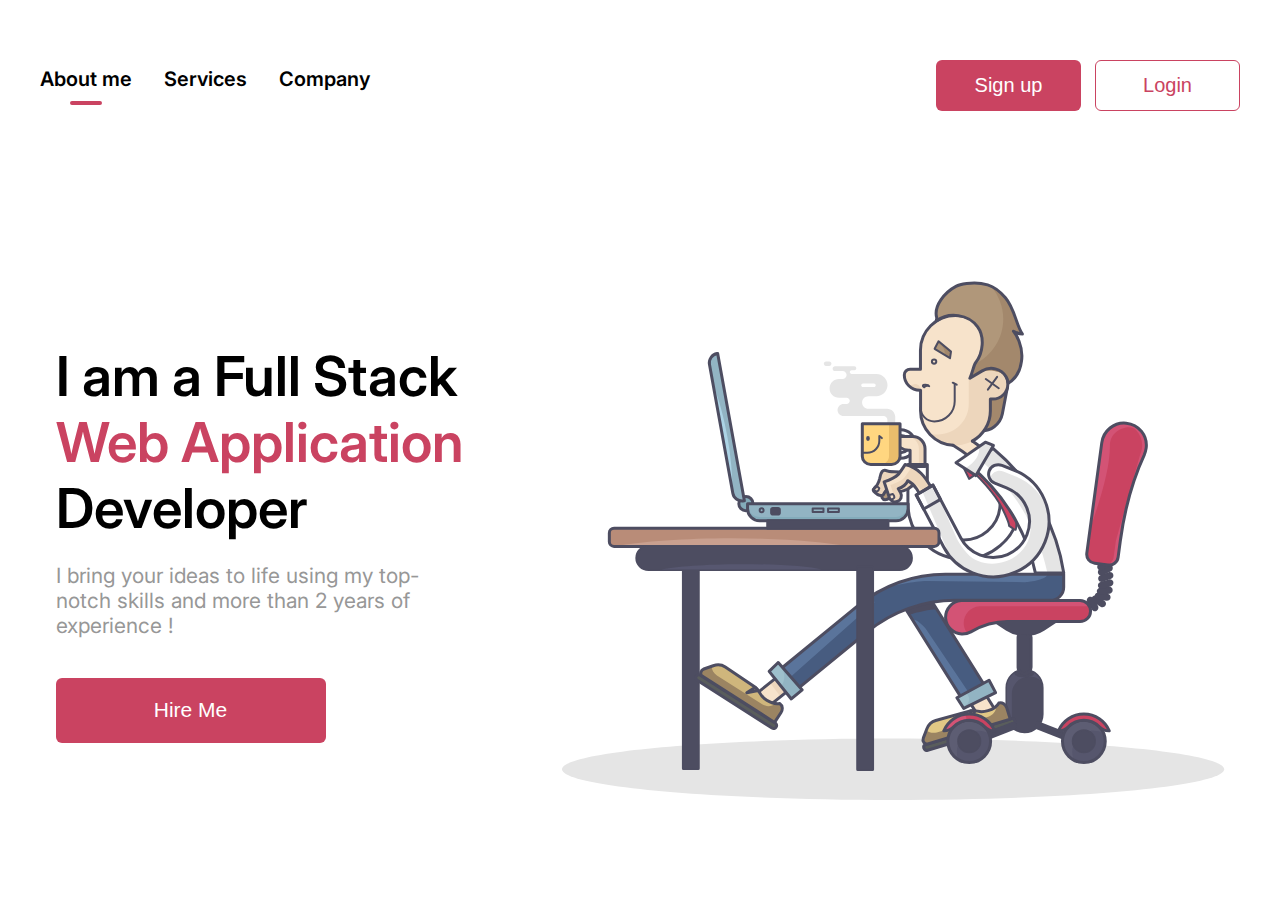
<file: public/index.html>
<!DOCTYPE html>
<html lang="en">

<head>
  <meta charset="UTF-8" />
  <meta http-equiv="X-UA-Compatible" content="IE=edge" />
  <meta name="viewport" content="width=device-width, initial-scale=1.0" />
  <link rel="shortcut icon" href="./assets/programmer.svg" type="image/svg">
  <link rel="preconnect" href="https://fonts.googleapis.com" />
  <link rel="preconnect" href="https://fonts.gstatic.com" crossorigin />
  <link href="https://fonts.googleapis.com/css2?family=Inter:wght@100;200;300;400;500;600;700;800;900&display=swap"
    rel="stylesheet" />
  <title>Project 01</title>
</head>
<style>
  * {
    margin: 0;
    padding: 0;
    box-sizing: border-box;
    /* Border inside box */
  }

  :root {
    --primary: #CA4361;
    --gray: rgba(151, 151, 151, 65);
  }

  body {
    font-family: 'Inter', sans-serif;
    color: #000000;
    max-width: 1440px;
    margin: 0 auto;
   
  }

  /* Navbar */
  nav {
    display: flex;
    padding: 40px;
    padding-top: 60px;
    justify-content: space-between;
    align-items: center;
  }

  nav>ul {
    display: flex;
    list-style-type: none;
  }

  ul>li>.line {
    border: 2px solid var(--primary);
    width: 32px;
    border-radius: 20px;
    margin-top: 10px;
    margin-left: 30px;
  }

  ul>li>a {
    text-decoration: none;
    color: black;
    font-weight: 600;
    font-size: 20px;
    margin-right: 2rem;
    cursor: pointer;
    transition: all;
    transition-duration: 0.3s;
  }

  a:hover {
    color: var(--primary);
  }

  a.active {
    color: var(--primary);
  }


  nav.buttons {}

  .buttons>button {
    font-size: 20px;
    margin-left: 10px;
    border-radius: 6px;
    width: 145px;
    height: 51px;
    cursor: pointer;
    transition: all;
    transition-duration: 0.3s;
  }

  button.filled {
    background-color: var(--primary);
    color: white;
    border: 1px solid transparent;
  }

  .filled:hover {
    background-color: transparent;
    color: var(--primary);
    border-color: var(--primary);
  }

  button.outlined {
    border: 1px solid var(--primary);
    color: var(--primary);
    background-color: transparent;
  }

  .outlined:hover {
    background-color: var(--primary);
    color: white;
    border-color: transparent;
  }

  /* Navbar */

  /* Content */
  main {
    padding: 30px 0;
    display: flex;
    justify-content: center;
    align-items: center;
    margin-top: 100px;
  }

  main.hero {}

  .hero>h1 {
    font-size: 55px;
    width: 446px;
    font-weight: 600;
    margin-right: 60px;
  }

  h1>span {
    color: var(--primary);
  }

  .hero>p {
    margin-top: 22px;
    width: 370px;
    font-size: 21px;
    color: var(--gray);
  }

  .hero>.cta {
    width: 270px;
    height: 65px;
    background-color: var(--primary);
    color: white;
    border: 1px solid transparent;
    border-radius: 6px;
    font-size: 21px;
    margin-top: 40px;
    cursor: pointer;
    transition: all;
    transition-duration: 0.3s;
  }

  .cta:hover {
    background-color: transparent;
    color: var(--primary);
    border-color: var(--primary);
  }

  /* Menu */
  .menu {
    width: 280px;
    height: 100vh;
    position: absolute;
    top: 0;
    right: 0;
    background-color: white;
    box-shadow: 0px 4px 4px rgba(0, 0, 0, 0.25);
    padding: 20px;
  }

  .close-icon {
    margin-top: 40px;
  }

  .menu .divider {
    border: 1px solid var(--gray);
    margin: 40px 0;
  }

  .menu button {
    width: 100%;
    margin: 5px 0;
    font-size: 18px;
  }

  .menu ul{
    margin-top: 40px;
    text-align: center;
  }

  .menu ul li{
    list-style-type: none;
    margin-top: 40px;
  }

  .menu a{
    text-decoration: none;
    color: var(--primary);
    font-weight: 600;
    font-size: 18px;
    margin: 0;
  }




  /* Mobile Responsive Code */
  .visible {
    display: block;
  }

  .hidden {
    display: none;
  }


  /* large screens */
  @media (max-width:1250px) {

    .illustration {
      display: none;
    }

    .hero {
      text-align: center;
    }

    .hero h1,
    p {
      margin-right: 0;
    }

    .hero h1 {
      width: 90%;
      margin: 0 auto;
      font-size: 40px;
    }

    .hero p {
      width: 70%;
      margin: 22px auto;
      margin-bottom: 0;
      font-size: 18px;
    }

    .cta {
      font-size: 18px !important;
      width: 216px;
      height: 52px;
    }

  }

  .mobile-nav {
    display: none;
  }

  /* Medium, Small screens */
  @media (max-width:800px) {

    .desktop-nav {
      display: none;
    }

    .mobile-nav {
      display: flex;
    }

    .menu-icon {
      cursor: pointer;
    }

    .close-icon {
      cursor: pointer;
    }

  }

  /* Content */
</style>

<body>
  <!-- Desktop Navbar -->
  <nav class="desktop-nav">
    <!-- Links -->
    <ul>
      <!-- Link -->
      <li>
        <a href="_#">About me</a>
        <div class="line"></div>
      </li>
      <!-- Link -->

      <!-- Link -->
      <li>
        <a href="_#">Services</a>
      </li>
      <!-- Link -->

      <!-- Link -->
      <li>
        <a href="_#">Company</a>
      </li>
      <!-- Link -->
    </ul>

    <!-- Buttons -->
    <div class="buttons">
      <!-- Button -->
      <button class="filled">Sign up</button>
      <!-- Button -->

      <!-- Button -->
      <button class="outlined">Login</button>
      <!-- Button -->
    </div>
  </nav>
  <!-- Desktop Navbar -->

  <!-- Mobile Navbar -->
  <nav class="mobile-nav">
    <!-- Logo -->
    <div>
      <svg width="32" height="32" viewBox="0 0 32 32" fill="none" xmlns="http://www.w3.org/2000/svg">
        <path
          d="M8 22C11.3137 22 14 19.3137 14 16C14 12.6863 11.3137 10 8 10C4.68629 10 2 12.6863 2 16C2 19.3137 4.68629 22 8 22Z"
          fill="#CA4361" />
        <path
          d="M24 22C27.3137 22 30 19.3137 30 16C30 12.6863 27.3137 10 24 10C20.6863 10 18 12.6863 18 16C18 19.3137 20.6863 22 24 22Z"
          fill="#CA4361" />
      </svg>

    </div>

    <!-- Menu Icon -->
    <div class="visible" id="menuIcon">
      <svg class="menu-icon" width="25" height="17" viewBox="0 0 25 17" fill="none" xmlns="http://www.w3.org/2000/svg">
        <path
          d="M1.38889 9.91668C2.15595 9.91668 2.77778 9.28241 2.77778 8.50001C2.77778 7.71761 2.15595 7.08334 1.38889 7.08334C0.621827 7.08334 0 7.71761 0 8.50001C0 9.28241 0.621827 9.91668 1.38889 9.91668Z"
          fill="black" />
        <path
          d="M23.6944 7.08334H6.8611C6.14006 7.08334 5.55554 7.67955 5.55554 8.41501V8.58501C5.55554 9.32047 6.14006 9.91668 6.8611 9.91668H23.6944C24.4155 9.91668 25 9.32047 25 8.58501V8.41501C25 7.67955 24.4155 7.08334 23.6944 7.08334Z"
          fill="black" />
        <path
          d="M23.6944 14.1667H1.30556C0.584517 14.1667 0 14.7629 0 15.4983V15.6683C0 16.4038 0.584517 17 1.30556 17H23.6944C24.4155 17 25 16.4038 25 15.6683V15.4983C25 14.7629 24.4155 14.1667 23.6944 14.1667Z"
          fill="black" />
        <path
          d="M23.6944 0H1.30556C0.584517 0 0 0.596207 0 1.33167V1.50167C0 2.23713 0.584517 2.83333 1.30556 2.83333H23.6944C24.4155 2.83333 25 2.23713 25 1.50167V1.33167C25 0.596207 24.4155 0 23.6944 0Z"
          fill="black" />
      </svg>
    </div>



  </nav>
  <!-- Mobile Navbar -->

  <!-- Menu -->
  <div class="menu hidden" id="menu">
    <!-- Close Icon -->
    <div id="closeIcon">
      <svg class="close-icon" width="20" height="20" viewBox="0 0 15 15" fill="none" xmlns="http://www.w3.org/2000/svg">
        <path d="M1 1L13.5938 13.5938M13.5938 1L1 13.5938L13.5938 1Z" stroke="black" stroke-width="1.5"
          stroke-linecap="round" stroke-linejoin="round" />
      </svg>
    </div>

    <!-- Divider -->
    <div class="divider"></div>

    <!-- Buttons -->
    <div class="buttons">
      <!-- Button -->
      <button class="filled">Sign up</button>
      <!-- Button -->

      <!-- Button -->
      <button class="outlined">Login</button>
      <!-- Button -->
    </div>

    <!-- Links -->
    <ul>
      <!-- Link -->
      <li>
        <a href="_#">About me</a>
      </li>
      <!-- Link -->

      <!-- Link -->
      <li>
        <a href="_#">Services</a>
      </li>
      <!-- Link -->

      <!-- Link -->
      <li>
        <a href="_#">Company</a>
      </li>
      <!-- Link -->
    </ul>
  </div>
  <!-- Menu -->



  <!-- Content -->
  <main>
    <!-- Hero Section -->
    <section class="hero">
      <h1>I am a Full Stack <span>Web Application</span> Developer</h1>
      <p>
        I bring your ideas to life using my top-notch skills and more than 2
        years of experience !
      </p>
      <button class="cta">Hire Me</button>
    </section>

    <!-- Illustration -->
    <section class="illustration">
      <img src="./assets/illustration.svg" alt="" />
    </section>
  </main>
  <!-- Content -->
  </div>

  <!-- JAVASCRIPT  -->
  <script>
    const menuIcon = document.querySelector('#menuIcon')
    const closeIcon = document.querySelector('#closeIcon')
    const menu = document.querySelector('#menu')


    menuIcon.addEventListener('click', () => {
      console.log("Menu icon clicked !")
      menuIcon.classList.replace("visible", "hidden")
      menu.classList.replace("hidden", "visible")
    })

    closeIcon.addEventListener('click', () => {
      console.log("Close icon clicked !")
      menu.classList.replace("visible", "hidden")
      menuIcon.classList.replace("hidden", "visible")
    })



  </script>
  <!-- JAVASCRIPT  -->
</body>

</html>
</file>
